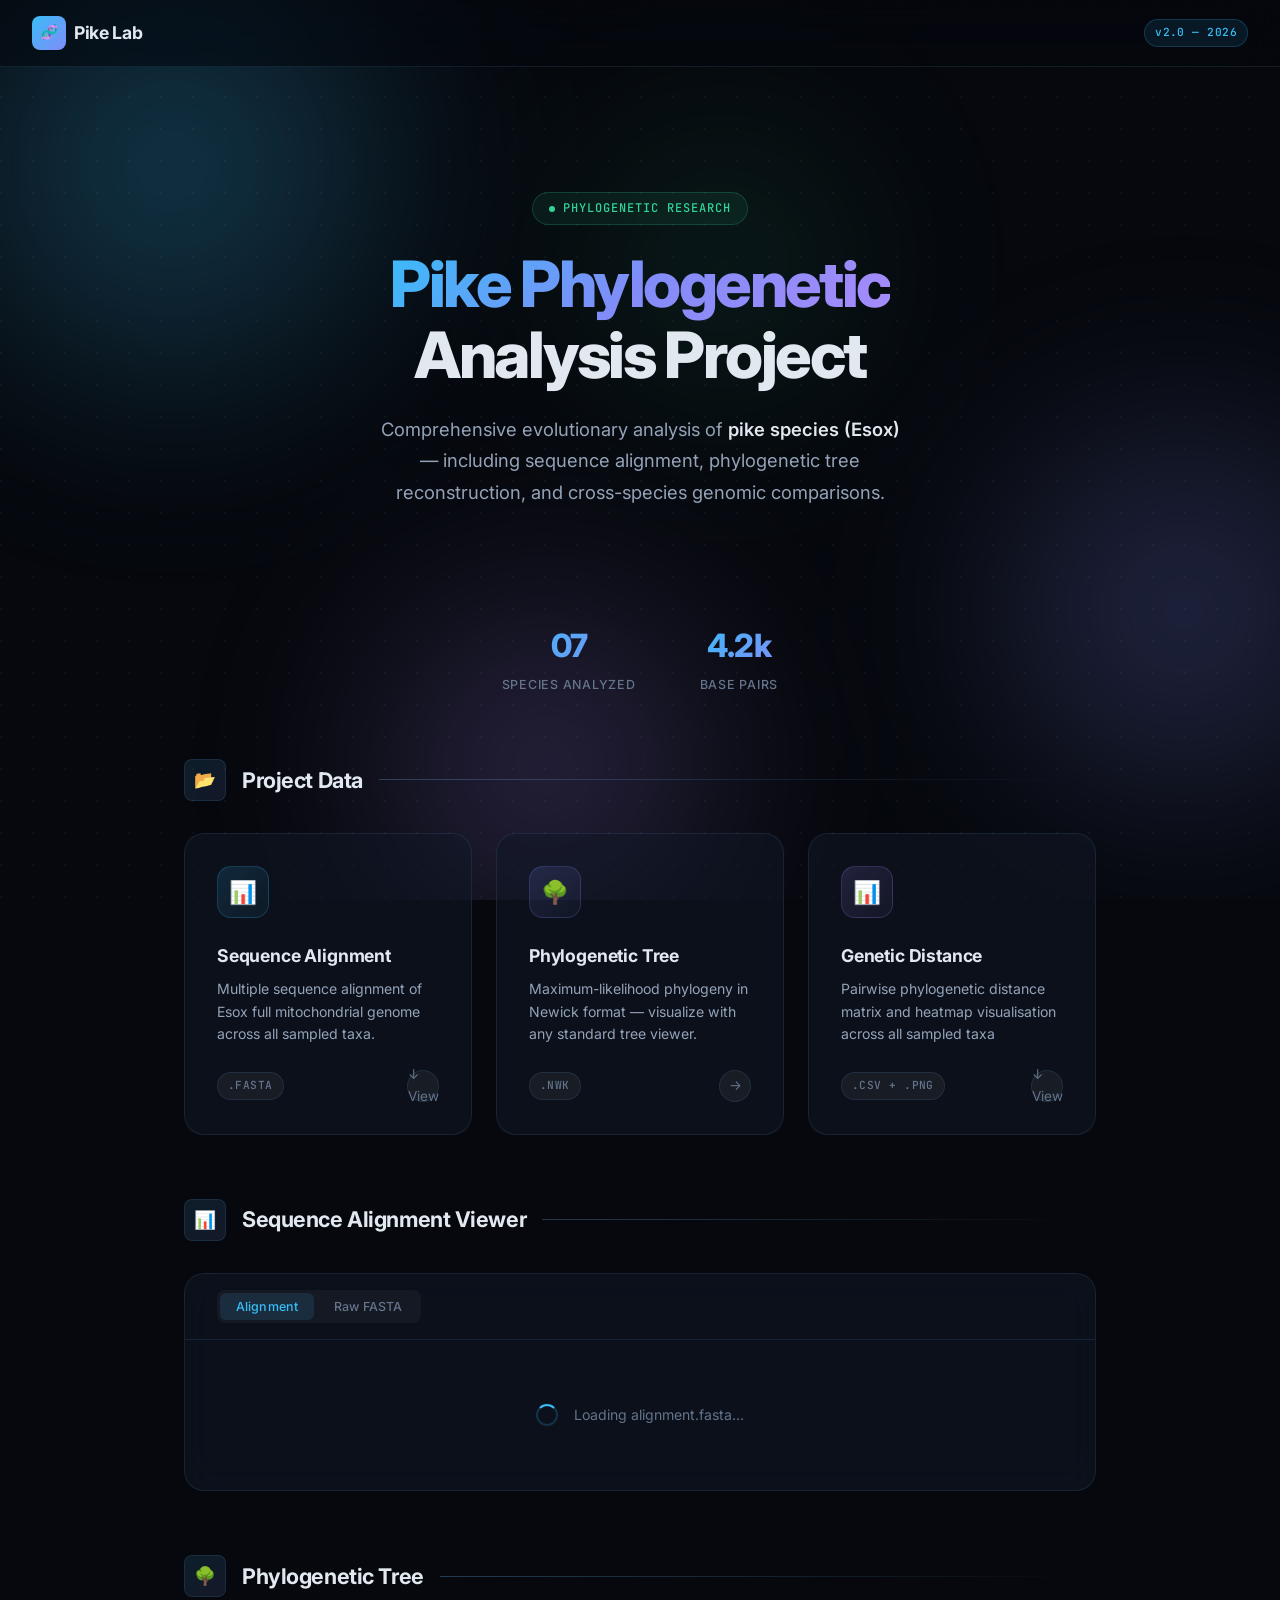
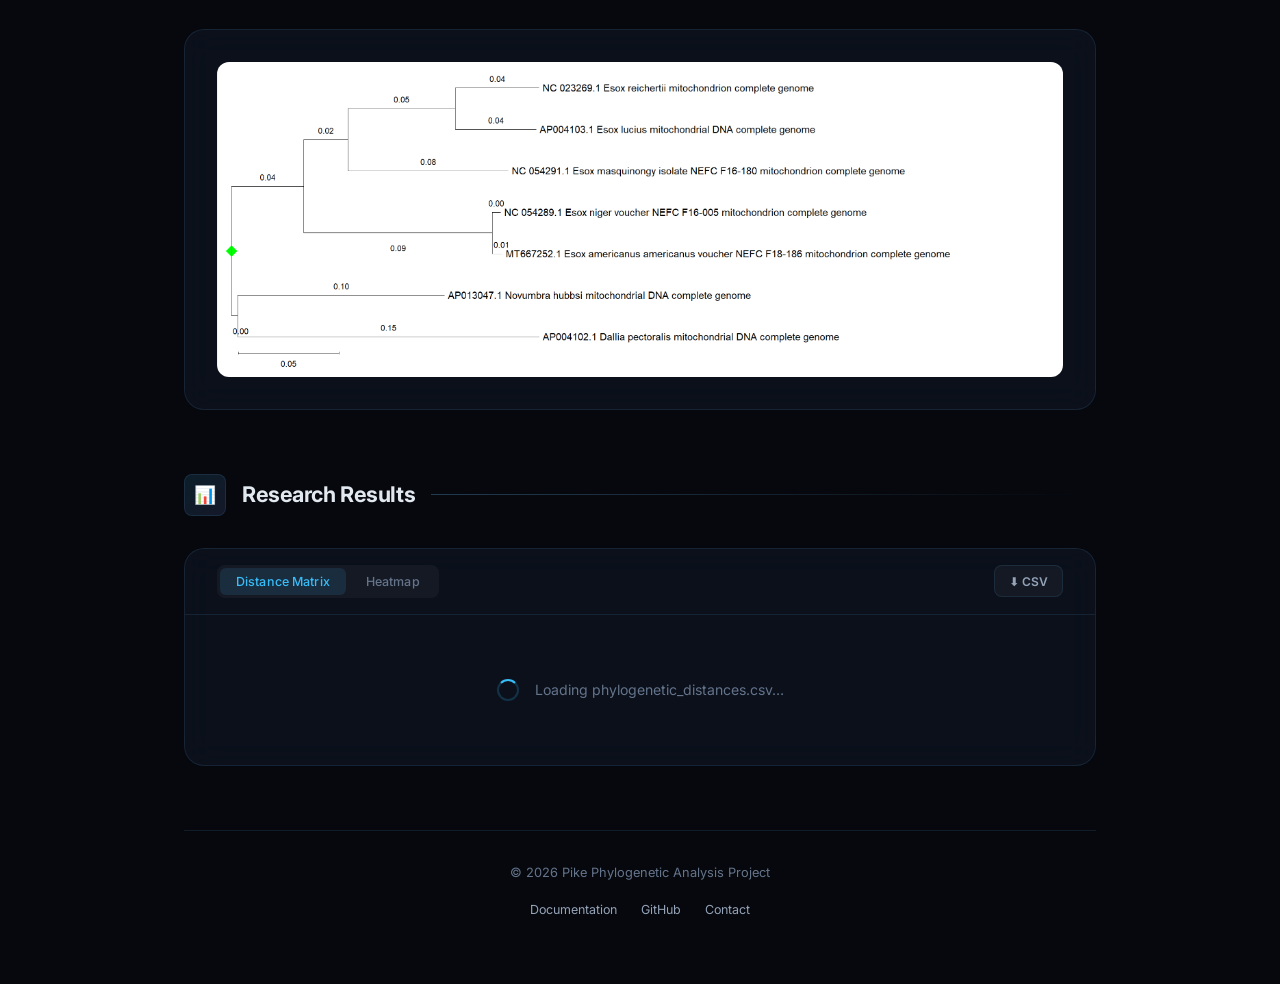
<file: index.html>
<!DOCTYPE html>
<html lang="en">
<head>
  <meta charset="UTF-8">
  <meta name="viewport" content="width=device-width, initial-scale=1.0">
  <title>Pike Phylogenetic Analysis</title>
  <meta name="description" content="Phylogenetic analysis of pike species (Esox) — sequence alignments, evolutionary trees, and research results.">
  <link href="https://fonts.googleapis.com/css2?family=Inter:wght@300;400;500;600;700;800;900&family=JetBrains+Mono:wght@400;500&display=swap" rel="stylesheet">
  <link rel="stylesheet" href="style.css">
  <style>
    /* ── Distance table ──────────────────────────────── */
    .dist-table { width:100%; border-collapse:collapse; font-size:0.8rem; font-family:'JetBrains Mono',monospace; }
    .dist-table th, .dist-table td { padding:0.45rem 0.7rem; text-align:center; border:1px solid rgba(255,255,255,0.07); white-space:nowrap; }
    .dist-table thead th { background:rgba(255,255,255,0.05); color:var(--accent-1); font-weight:600; font-size:0.75rem; }
    .dist-table tbody tr:hover td { background:rgba(255,255,255,0.04); }
    .dist-table td:first-child { color:var(--accent-1); font-weight:600; text-align:left; background:rgba(255,255,255,0.03); }
    .dist-table td.zero { color:rgba(255,255,255,0.25); }
    .dist-table td.low  { color:#6ee7b7; }
    .dist-table td.mid  { color:#fcd34d; }
    .dist-table td.high { color:#f87171; }
  </style>
</head>

<body>

  <!-- ─── ANIMATED BACKGROUND ───────────────────────── -->
  <div class="bg-effects">
    <div class="orb orb-1"></div>
    <div class="orb orb-2"></div>
    <div class="orb orb-3"></div>
    <div class="orb orb-4"></div>
    <div class="grid-overlay"></div>
  </div>

  <!-- ─── NAVBAR ────────────────────────────────────── -->
  <nav class="navbar">
    <a class="logo" href="#">
      <span class="logo-icon">🧬</span>
      Pike Lab
    </a>
    <span class="nav-badge">v2.0 — 2026</span>
  </nav>

  <!-- ─── PAGE CONTENT ──────────────────────────────── -->
  <main class="page-wrapper">

    <!-- HERO -->
    <section class="hero">
      <div class="pill">
        <span class="dot"></span>
        Phylogenetic Research
      </div>
      <h1>
        <span class="gradient-text">Pike Phylogenetic</span><br>
        Analysis Project
      </h1>
      <p class="subtitle">
        Comprehensive evolutionary analysis of <strong>pike species (Esox)</strong> — 
        including sequence alignment, phylogenetic tree reconstruction, 
        and cross-species genomic comparisons.
      </p>
    </section>

    <!-- STATS -->
    <div class="stats-row">
      <div class="stat">
        <div class="stat-value">07</div>
        <div class="stat-label">Species Analyzed</div>
      </div>
      <div class="stat">
        <div class="stat-value">4.2k</div>
        <div class="stat-label">Base Pairs</div>
      </div>
    </div>

    <!-- SECTION HEADING -->
    <div class="section-heading">
      <div class="icon-box">📂</div>
      <h2>Project Data</h2>
      <div class="line"></div>
    </div>

    <!-- DOWNLOAD CARDS -->
    <div class="card-grid">

      <a href="#fasta-viewer-section" class="card" id="card-alignment">
        <div class="shimmer"></div>
        <div class="card-icon">📊</div>
        <div class="card-title">Sequence Alignment</div>
        <div class="card-desc">
          Multiple sequence alignment of Esox full mitochondrial genome
          across all sampled taxa.
        </div>
        <div class="card-meta">
          <span class="file-badge">.fasta</span>
          <span class="download-arrow">↓ View</span>
        </div>
      </a>

      <a href="phylogenetic_tree.nwk" class="card" id="card-tree">
        <div class="shimmer"></div>
        <div class="card-icon">🌳</div>
        <div class="card-title">Phylogenetic Tree</div>
        <div class="card-desc">
          Maximum-likelihood phylogeny in Newick format — 
          visualize with any standard tree viewer.
        </div>
        <div class="card-meta">
          <span class="file-badge">.nwk</span>
          <span class="download-arrow">→</span>
        </div>
      </a>

      <a href="#results-section" class="card" id="card-results">
        <div class="shimmer"></div>
        <div class="card-icon">📊</div>
        <div class="card-title">Genetic Distance</div>
        <div class="card-desc">
          Pairwise phylogenetic distance matrix and
          heatmap visualisation across all sampled taxa
        </div>
        <div class="card-meta">
          <span class="file-badge">.csv + .png</span>
          <span class="download-arrow">↓ View</span>
        </div>
      </a>

    </div>

    <!-- ═══════════════════════════════════════════════════
         INTERACTIVE VIEWERS
         ═══════════════════════════════════════════════════ -->

    <!-- ─── FASTA SEQUENCE VIEWER ─────────────────────── -->
    <div class="section-heading" style="margin-top:var(--space-3xl)">
      <div class="icon-box">📊</div>
      <h2>Sequence Alignment Viewer</h2>
      <div class="line"></div>
    </div>

    <div class="viewer-section" id="fasta-viewer-section">
      <div class="viewer-toolbar">
        <div class="viewer-tabs">
          <button class="viewer-tab active" data-tab="alignment" id="tab-alignment">Alignment</button>
          <button class="viewer-tab" data-tab="raw" id="tab-raw">Raw FASTA</button>
        </div>
        <div class="viewer-info" id="fasta-info"></div>
      </div>
      <div class="viewer-body">
        <div class="viewer-loading" id="fasta-loading">
          <div class="spinner"></div>
          <span>Loading alignment.fasta…</span>
        </div>
        <div class="viewer-error" id="fasta-error" style="display:none">
          <span>⚠️ Could not load alignment.fasta</span>
        </div>
        <div class="fasta-alignment-view" id="fasta-alignment" style="display:none"></div>
        <pre class="fasta-raw-view" id="fasta-raw" style="display:none"></pre>
      </div>
    </div>

    <!-- ─── PHYLOGENETIC TREE VIEWER ──────────────────── -->
    <div class="section-heading">
      <div class="icon-box">🌳</div>
      <h2>Phylogenetic Tree</h2>
      <div class="line"></div>
    </div>

    <div class="viewer-section" id="tree-viewer-section">
      <div class="viewer-body" style="padding: 2rem; display:flex; justify-content:center; align-items:center;">
        <img
          src="tree_final_dist.png"
          alt="Phylogenetic tree of Esox species"
          id="tree-image"
          style="max-width:100%; height:auto; border-radius:12px; display:block;"
          onerror="this.style.display='none'; document.getElementById('tree-img-error').style.display='flex';"
        />
        <div id="tree-img-error" style="display:none; flex-direction:column; align-items:center; gap:1rem; color:var(--text-muted);">
          <span style="font-size:2rem;">⚠️</span>
          <p>Could not load <strong>tree_final_dist.png</strong>. Make sure the file is in the same folder.</p>
        </div>
      </div>
    </div>

    <!-- ─── RESULTS VIEWER ────────────────────────────── -->
    <div class="section-heading" id="results-section">
      <div class="icon-box">📊</div>
      <h2>Research Results</h2>
      <div class="line"></div>
    </div>

    <!-- Pairwise Distance Table -->
    <div class="viewer-section" id="csv-viewer-section">
      <div class="viewer-toolbar">
        <div class="viewer-tabs">
          <button class="viewer-tab active" id="tab-results-table">Distance Matrix</button>
          <button class="viewer-tab" id="tab-results-heatmap">Heatmap</button>
        </div>
        <a href="phylogenetic_distances.csv" class="ctrl-btn pdf-download-link" download title="Download CSV">⬇ CSV</a>
      </div>
      <div class="viewer-body">
        <!-- TABLE PANEL -->
        <div id="results-table-panel">
          <div class="viewer-loading" id="csv-loading">
            <div class="spinner"></div>
            <span>Loading phylogenetic_distances.csv…</span>
          </div>
          <div class="viewer-error" id="csv-error" style="display:none">
            <span>⚠️ Could not load phylogenetic_distances.csv</span>
          </div>
          <div id="csv-table-wrap" style="display:none; overflow-x:auto; padding:1rem 1.5rem 1.5rem;"></div>
        </div>
        <!-- HEATMAP PANEL -->
        <div id="results-heatmap-panel" style="display:none; padding:1.5rem; display:none; justify-content:center; align-items:center;">
          <img
            src="pairwise_distances_heatmap_abbreviated.png"
            alt="Pairwise distances heatmap"
            id="heatmap-img"
            style="max-width:100%; height:auto; border-radius:10px;"
            onerror="this.style.display='none'; document.getElementById('heatmap-error').style.display='flex';"
          />
          <div id="heatmap-error" style="display:none; flex-direction:column; align-items:center; gap:1rem; color:var(--text-muted);">
            <span style="font-size:2rem;">⚠️</span>
            <p>Could not load <strong>pairwise_distances_heatmap_abbreviated.png</strong>.</p>
          </div>
        </div>
      </div>
    </div>

    <!-- DNA VISUALIZATION -->
  

    <!-- FOOTER -->
    <footer class="footer">
      <p>&copy; 2026 Pike Phylogenetic Analysis Project</p>
      <div class="footer-links">
        <a href="https://iamdanish7.github.io/">Documentation</a>
        <a href="https://github.com/iamdanish7/pike1">GitHub</a>
        <a href="mailto:danishahmed812s@gmail.com">Contact</a>
      </div>
    </footer>

  </main>

  <script>
  (() => {
    /* ═══════════════════════════════════════════════════
       DNA STRAND GENERATOR (existing)
       ═══════════════════════════════════════════════════ */
    const strand = document.getElementById('dna-strand');
    const bases = ['n-a','n-t','n-g','n-c'];
    for (let i = 0; i < 60; i++) {
      const el = document.createElement('div');
      el.className = 'nucleotide ' + bases[Math.floor(Math.random() * 4)];
      el.style.animationDelay = (i * 0.05) + 's';
      strand.appendChild(el);
    }

    /* ═══════════════════════════════════════════════════
       FASTA VIEWER
       ═══════════════════════════════════════════════════ */
    const NUCLEOTIDE_COLORS = {
      'A': 'n-color-a', 'a': 'n-color-a',
      'T': 'n-color-t', 't': 'n-color-t',
      'G': 'n-color-g', 'g': 'n-color-g',
      'C': 'n-color-c', 'c': 'n-color-c',
      '-': 'n-color-gap'
    };

    function parseFasta(text) {
      const sequences = [];
      let current = null;
      for (const line of text.split('\n')) {
        const trimmed = line.trim();
        if (!trimmed) continue;
        if (trimmed.startsWith('>')) {
          current = { name: trimmed.slice(1).trim(), seq: '' };
          sequences.push(current);
        } else if (current) {
          current.seq += trimmed;
        }
      }
      return sequences;
    }

    function renderAlignment(sequences) {
      const container = document.getElementById('fasta-alignment');
      container.innerHTML = '';
      if (!sequences.length) return;

      const maxLen = Math.max(...sequences.map(s => s.seq.length));
      const maxNameLen = Math.max(...sequences.map(s => s.name.length));

      // Position ruler
      const rulerRow = document.createElement('div');
      rulerRow.className = 'aln-row aln-ruler';
      const rulerLabel = document.createElement('div');
      rulerLabel.className = 'aln-name';
      rulerLabel.textContent = '';
      rulerRow.appendChild(rulerLabel);
      const rulerSeq = document.createElement('div');
      rulerSeq.className = 'aln-seq';
      for (let i = 0; i < maxLen; i++) {
        const span = document.createElement('span');
        span.className = 'aln-base aln-ruler-mark';
        span.textContent = (i + 1) % 10 === 0 ? String(i + 1) : ((i + 1) % 5 === 0 ? '·' : ' ');
        rulerSeq.appendChild(span);
      }
      rulerRow.appendChild(rulerSeq);
      container.appendChild(rulerRow);

      // Sequence rows
      for (const entry of sequences) {
        const row = document.createElement('div');
        row.className = 'aln-row';
        
        const nameEl = document.createElement('div');
        nameEl.className = 'aln-name';
        nameEl.textContent = entry.name.replace(/_/g, ' ');
        nameEl.title = entry.name;
        row.appendChild(nameEl);

        const seqEl = document.createElement('div');
        seqEl.className = 'aln-seq';
        for (let i = 0; i < entry.seq.length; i++) {
          const base = entry.seq[i];
          const span = document.createElement('span');
          span.className = 'aln-base ' + (NUCLEOTIDE_COLORS[base] || '');
          span.textContent = base;
          span.title = `${entry.name} pos ${i+1}: ${base}`;
          seqEl.appendChild(span);
        }
        row.appendChild(seqEl);
        container.appendChild(row);
      }
    }

    async function loadFasta() {
      try {
        const resp = await fetch('alignment.fasta');
        if (!resp.ok) throw new Error('HTTP ' + resp.status);
        const text = await resp.text();
        const sequences = parseFasta(text);

        document.getElementById('fasta-loading').style.display = 'none';
        document.getElementById('fasta-alignment').style.display = 'block';
        document.getElementById('fasta-info').textContent = `${sequences.length} sequences · ${sequences[0]?.seq.length || 0} bp`;
        document.getElementById('fasta-raw').textContent = text;

        renderAlignment(sequences);
      } catch (e) {
        document.getElementById('fasta-loading').style.display = 'none';
        document.getElementById('fasta-error').style.display = 'flex';
        console.error('FASTA load error:', e);
      }
    }

    // FASTA tab switching
    document.querySelectorAll('#fasta-viewer-section .viewer-tab').forEach(tab => {
      tab.addEventListener('click', () => {
        document.querySelectorAll('#fasta-viewer-section .viewer-tab').forEach(t => t.classList.remove('active'));
        tab.classList.add('active');
        const which = tab.dataset.tab;
        document.getElementById('fasta-alignment').style.display = which === 'alignment' ? 'block' : 'none';
        document.getElementById('fasta-raw').style.display = which === 'raw' ? 'block' : 'none';
      });
    });

    loadFasta();



    /* ═══════════════════════════════════════════════════
       CSV RESULTS VIEWER
       ═══════════════════════════════════════════════════ */
    function parseCSV(text) {
      return text.trim().split('\n').map(row =>
        row.split(',').map(cell => cell.trim().replace(/^"|"$/g, ''))
      );
    }

    function colorClass(val) {
      const n = parseFloat(val);
      if (isNaN(n) || n === 0) return 'zero';
      if (n < 0.10) return 'low';
      if (n < 0.17) return 'mid';
      return 'high';
    }

    function renderCSV(rows) {
      const header = rows[0];
      const body   = rows.slice(1);
      const wrap   = document.getElementById('csv-table-wrap');
      const table  = document.createElement('table');
      table.className = 'dist-table';

      // thead
      const thead = table.createTHead();
      const hRow  = thead.insertRow();
      ['', ...header.slice(1)].forEach(h => {
        const th = document.createElement('th'); th.textContent = h; hRow.appendChild(th);
      });

      // tbody
      const tbody = table.createTBody();
      body.forEach(row => {
        if (!row.some(c => c)) return;
        const tr = tbody.insertRow();
        row.forEach((cell, ci) => {
          const td = tr.insertCell();
          td.textContent = ci === 0 ? cell : (parseFloat(cell) || cell === '0' ? parseFloat(cell).toFixed(4) : cell);
          if (ci > 0) td.className = colorClass(cell);
        });
      });

      wrap.innerHTML = '';
      wrap.appendChild(table);
      wrap.style.display = 'block';
    }

    async function loadCSV() {
      try {
        const resp = await fetch('phylogenetic_distances.csv');
        if (!resp.ok) throw new Error('HTTP ' + resp.status);
        const text = await resp.text();
        document.getElementById('csv-loading').style.display = 'none';
        renderCSV(parseCSV(text));
      } catch (e) {
        document.getElementById('csv-loading').style.display = 'none';
        document.getElementById('csv-error').style.display = 'flex';
        console.error('CSV load error:', e);
      }
    }

    // Results tab switching
    document.getElementById('tab-results-table').addEventListener('click', () => {
      document.getElementById('tab-results-table').classList.add('active');
      document.getElementById('tab-results-heatmap').classList.remove('active');
      document.getElementById('results-table-panel').style.display = 'block';
      document.getElementById('results-heatmap-panel').style.display = 'none';
    });
    document.getElementById('tab-results-heatmap').addEventListener('click', () => {
      document.getElementById('tab-results-heatmap').classList.add('active');
      document.getElementById('tab-results-table').classList.remove('active');
      document.getElementById('results-table-panel').style.display = 'none';
      document.getElementById('results-heatmap-panel').style.display = 'flex';
    });

    loadCSV();

  })();
  </script>

</body>

</html>
</file>
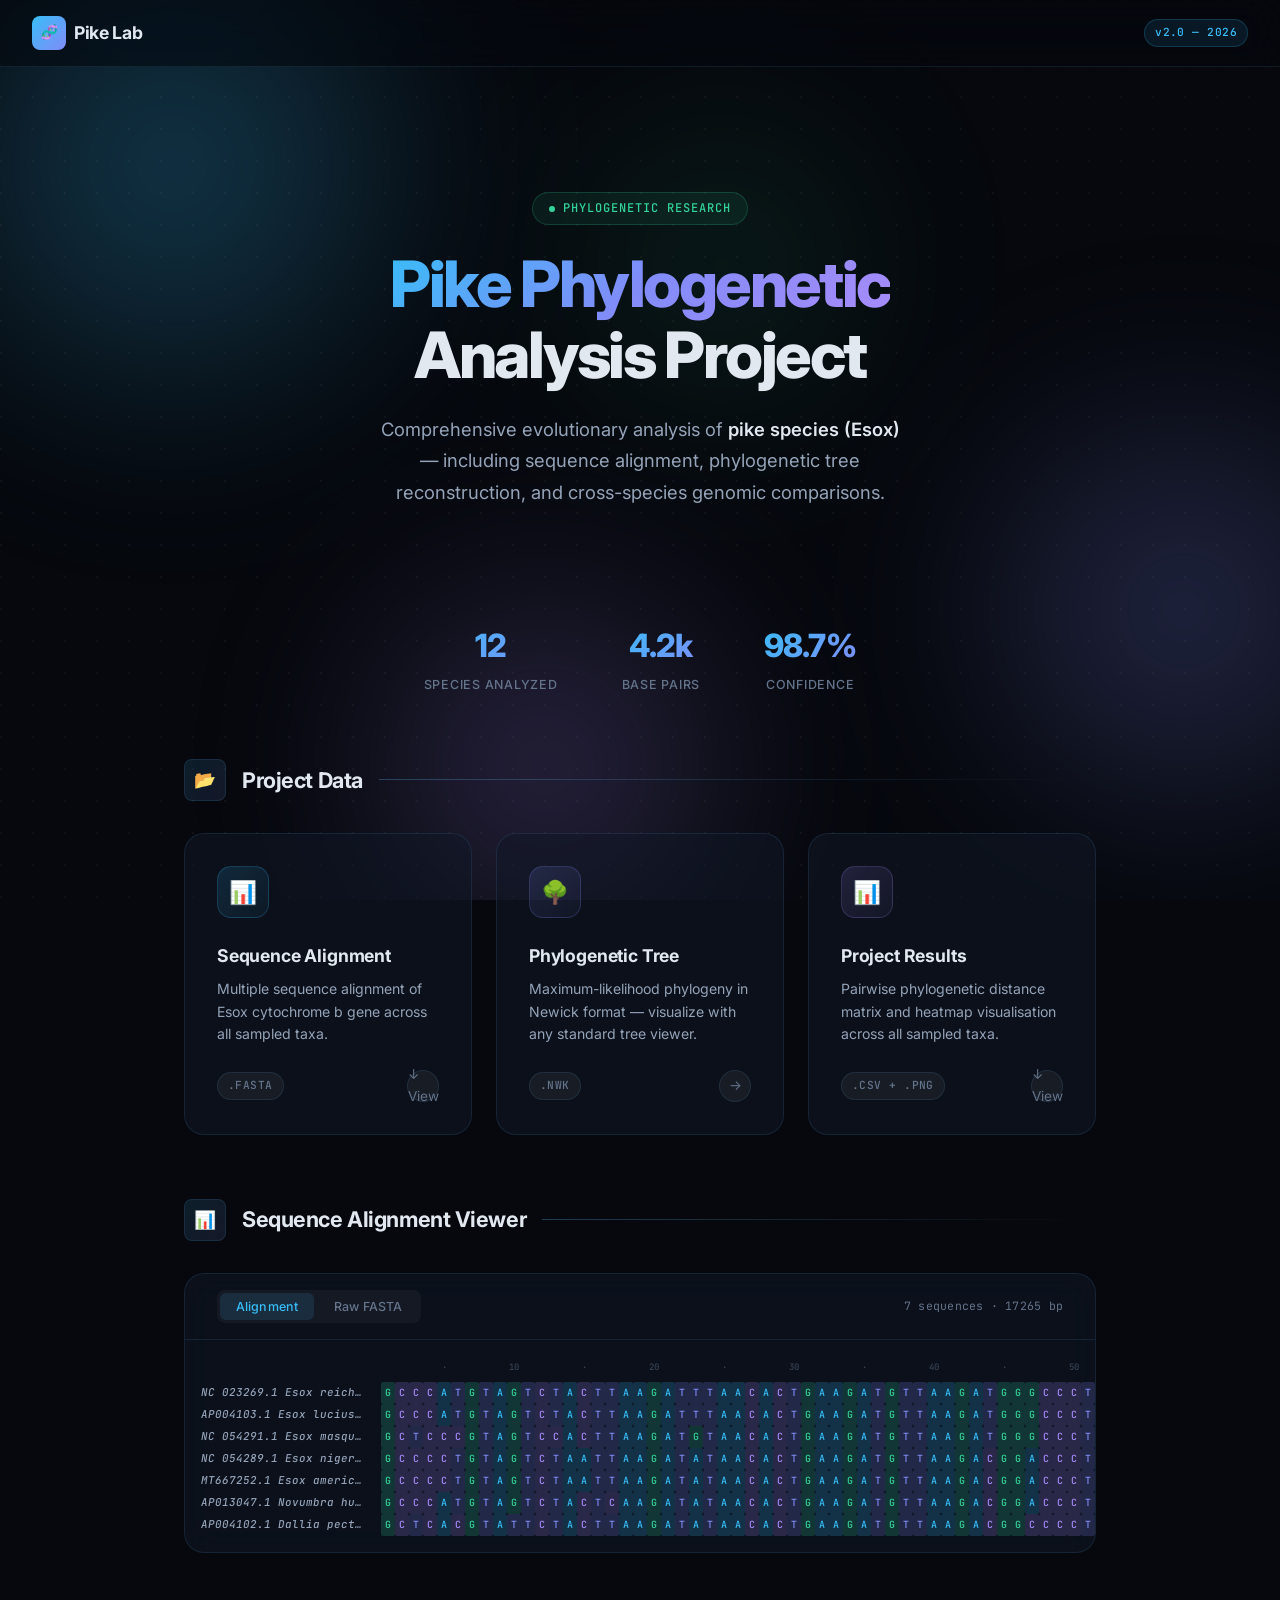
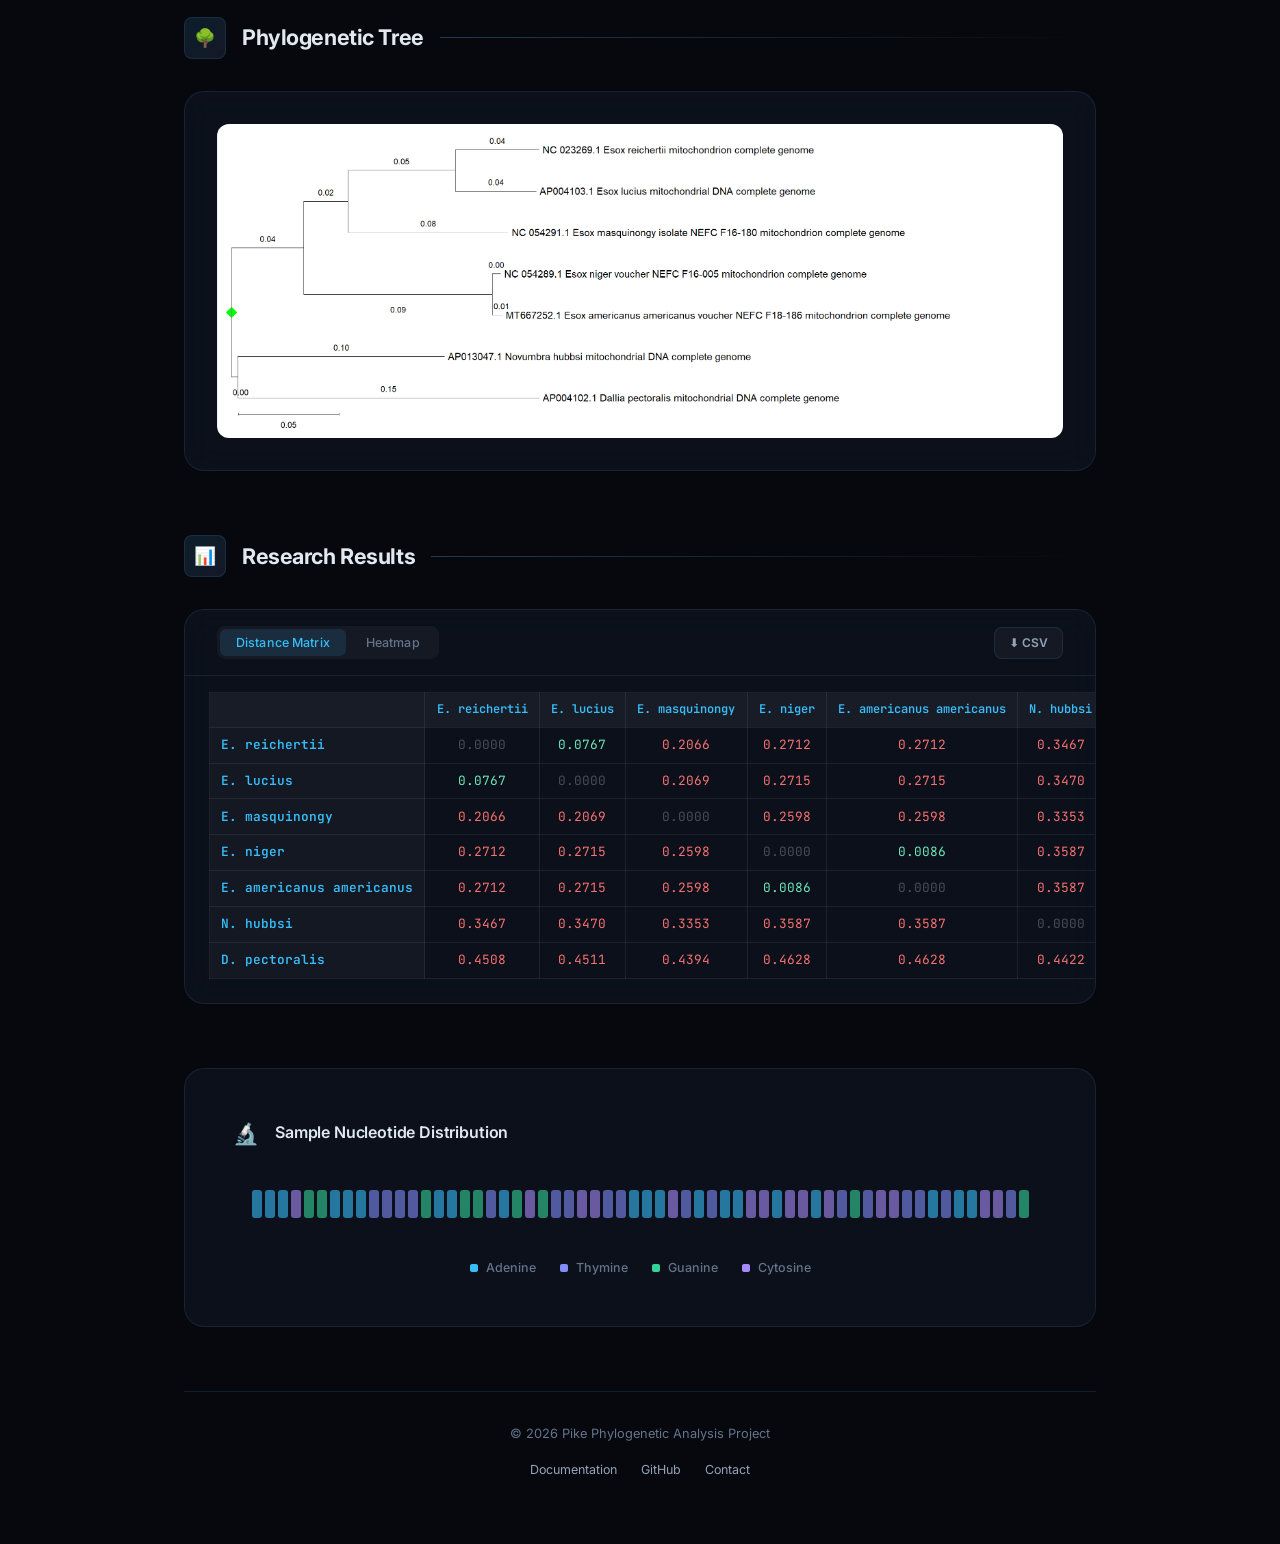
<file: pike.html>
<!DOCTYPE html>
<html lang="en">
<head>
  <meta charset="UTF-8">
  <meta name="viewport" content="width=device-width, initial-scale=1.0">
  <title>Pike Phylogenetic Analysis</title>
  <meta name="description" content="Phylogenetic analysis of pike species (Esox) — sequence alignments, evolutionary trees, and research results.">
  <link href="https://fonts.googleapis.com/css2?family=Inter:wght@300;400;500;600;700;800;900&family=JetBrains+Mono:wght@400;500&display=swap" rel="stylesheet">
  <link rel="stylesheet" href="style.css">
  <style>
    /* ── Distance table ──────────────────────────────── */
    .dist-table { width:100%; border-collapse:collapse; font-size:0.8rem; font-family:'JetBrains Mono',monospace; }
    .dist-table th, .dist-table td { padding:0.45rem 0.7rem; text-align:center; border:1px solid rgba(255,255,255,0.07); white-space:nowrap; }
    .dist-table thead th { background:rgba(255,255,255,0.05); color:var(--accent-1); font-weight:600; font-size:0.75rem; }
    .dist-table tbody tr:hover td { background:rgba(255,255,255,0.04); }
    .dist-table td:first-child { color:var(--accent-1); font-weight:600; text-align:left; background:rgba(255,255,255,0.03); }
    .dist-table td.zero { color:rgba(255,255,255,0.25); }
    .dist-table td.low  { color:#6ee7b7; }
    .dist-table td.mid  { color:#fcd34d; }
    .dist-table td.high { color:#f87171; }
  </style>
</head>

<body>

  <!-- ─── ANIMATED BACKGROUND ───────────────────────── -->
  <div class="bg-effects">
    <div class="orb orb-1"></div>
    <div class="orb orb-2"></div>
    <div class="orb orb-3"></div>
    <div class="orb orb-4"></div>
    <div class="grid-overlay"></div>
  </div>

  <!-- ─── NAVBAR ────────────────────────────────────── -->
  <nav class="navbar">
    <a class="logo" href="#">
      <span class="logo-icon">🧬</span>
      Pike Lab
    </a>
    <span class="nav-badge">v2.0 — 2026</span>
  </nav>

  <!-- ─── PAGE CONTENT ──────────────────────────────── -->
  <main class="page-wrapper">

    <!-- HERO -->
    <section class="hero">
      <div class="pill">
        <span class="dot"></span>
        Phylogenetic Research
      </div>
      <h1>
        <span class="gradient-text">Pike Phylogenetic</span><br>
        Analysis Project
      </h1>
      <p class="subtitle">
        Comprehensive evolutionary analysis of <strong>pike species (Esox)</strong> — 
        including sequence alignment, phylogenetic tree reconstruction, 
        and cross-species genomic comparisons.
      </p>
    </section>

    <!-- STATS -->
    <div class="stats-row">
      <div class="stat">
        <div class="stat-value">12</div>
        <div class="stat-label">Species Analyzed</div>
      </div>
      <div class="stat">
        <div class="stat-value">4.2k</div>
        <div class="stat-label">Base Pairs</div>
      </div>
      <div class="stat">
        <div class="stat-value">98.7%</div>
        <div class="stat-label">Confidence</div>
      </div>
    </div>

    <!-- SECTION HEADING -->
    <div class="section-heading">
      <div class="icon-box">📂</div>
      <h2>Project Data</h2>
      <div class="line"></div>
    </div>

    <!-- DOWNLOAD CARDS -->
    <div class="card-grid">

      <a href="#fasta-viewer-section" class="card" id="card-alignment">
        <div class="shimmer"></div>
        <div class="card-icon">📊</div>
        <div class="card-title">Sequence Alignment</div>
        <div class="card-desc">
          Multiple sequence alignment of Esox cytochrome b gene 
          across all sampled taxa.
        </div>
        <div class="card-meta">
          <span class="file-badge">.fasta</span>
          <span class="download-arrow">↓ View</span>
        </div>
      </a>

      <a href="phylogenetic_tree.nwk" class="card" id="card-tree">
        <div class="shimmer"></div>
        <div class="card-icon">🌳</div>
        <div class="card-title">Phylogenetic Tree</div>
        <div class="card-desc">
          Maximum-likelihood phylogeny in Newick format — 
          visualize with any standard tree viewer.
        </div>
        <div class="card-meta">
          <span class="file-badge">.nwk</span>
          <span class="download-arrow">→</span>
        </div>
      </a>

      <a href="#results-section" class="card" id="card-results">
        <div class="shimmer"></div>
        <div class="card-icon">📊</div>
        <div class="card-title">Project Results</div>
        <div class="card-desc">
          Pairwise phylogenetic distance matrix and
          heatmap visualisation across all sampled taxa.
        </div>
        <div class="card-meta">
          <span class="file-badge">.csv + .png</span>
          <span class="download-arrow">↓ View</span>
        </div>
      </a>

    </div>

    <!-- ═══════════════════════════════════════════════════
         INTERACTIVE VIEWERS
         ═══════════════════════════════════════════════════ -->

    <!-- ─── FASTA SEQUENCE VIEWER ─────────────────────── -->
    <div class="section-heading" style="margin-top:var(--space-3xl)">
      <div class="icon-box">📊</div>
      <h2>Sequence Alignment Viewer</h2>
      <div class="line"></div>
    </div>

    <div class="viewer-section" id="fasta-viewer-section">
      <div class="viewer-toolbar">
        <div class="viewer-tabs">
          <button class="viewer-tab active" data-tab="alignment" id="tab-alignment">Alignment</button>
          <button class="viewer-tab" data-tab="raw" id="tab-raw">Raw FASTA</button>
        </div>
        <div class="viewer-info" id="fasta-info"></div>
      </div>
      <div class="viewer-body">
        <div class="viewer-loading" id="fasta-loading">
          <div class="spinner"></div>
          <span>Loading alignment.fasta…</span>
        </div>
        <div class="viewer-error" id="fasta-error" style="display:none">
          <span>⚠️ Could not load alignment.fasta</span>
        </div>
        <div class="fasta-alignment-view" id="fasta-alignment" style="display:none"></div>
        <pre class="fasta-raw-view" id="fasta-raw" style="display:none"></pre>
      </div>
    </div>

    <!-- ─── PHYLOGENETIC TREE VIEWER ──────────────────── -->
    <div class="section-heading">
      <div class="icon-box">🌳</div>
      <h2>Phylogenetic Tree</h2>
      <div class="line"></div>
    </div>

    <div class="viewer-section" id="tree-viewer-section">
      <div class="viewer-body" style="padding: 2rem; display:flex; justify-content:center; align-items:center;">
        <img
          src="tree_final_dist.png"
          alt="Phylogenetic tree of Esox species"
          id="tree-image"
          style="max-width:100%; height:auto; border-radius:12px; display:block;"
          onerror="this.style.display='none'; document.getElementById('tree-img-error').style.display='flex';"
        />
        <div id="tree-img-error" style="display:none; flex-direction:column; align-items:center; gap:1rem; color:var(--text-muted);">
          <span style="font-size:2rem;">⚠️</span>
          <p>Could not load <strong>tree_final_dist.png</strong>. Make sure the file is in the same folder.</p>
        </div>
      </div>
    </div>

    <!-- ─── RESULTS VIEWER ────────────────────────────── -->
    <div class="section-heading" id="results-section">
      <div class="icon-box">📊</div>
      <h2>Research Results</h2>
      <div class="line"></div>
    </div>

    <!-- Pairwise Distance Table -->
    <div class="viewer-section" id="csv-viewer-section">
      <div class="viewer-toolbar">
        <div class="viewer-tabs">
          <button class="viewer-tab active" id="tab-results-table">Distance Matrix</button>
          <button class="viewer-tab" id="tab-results-heatmap">Heatmap</button>
        </div>
        <a href="phylogenetic_distances.csv" class="ctrl-btn pdf-download-link" download title="Download CSV">⬇ CSV</a>
      </div>
      <div class="viewer-body">
        <!-- TABLE PANEL -->
        <div id="results-table-panel">
          <div class="viewer-loading" id="csv-loading">
            <div class="spinner"></div>
            <span>Loading phylogenetic_distances.csv…</span>
          </div>
          <div class="viewer-error" id="csv-error" style="display:none">
            <span>⚠️ Could not load phylogenetic_distances.csv</span>
          </div>
          <div id="csv-table-wrap" style="display:none; overflow-x:auto; padding:1rem 1.5rem 1.5rem;"></div>
        </div>
        <!-- HEATMAP PANEL -->
        <div id="results-heatmap-panel" style="display:none; padding:1.5rem; display:none; justify-content:center; align-items:center;">
          <img
            src="pairwise_distances_heatmap_abbreviated.png"
            alt="Pairwise distances heatmap"
            id="heatmap-img"
            style="max-width:100%; height:auto; border-radius:10px;"
            onerror="this.style.display='none'; document.getElementById('heatmap-error').style.display='flex';"
          />
          <div id="heatmap-error" style="display:none; flex-direction:column; align-items:center; gap:1rem; color:var(--text-muted);">
            <span style="font-size:2rem;">⚠️</span>
            <p>Could not load <strong>pairwise_distances_heatmap_abbreviated.png</strong>.</p>
          </div>
        </div>
      </div>
    </div>

    <!-- DNA VISUALIZATION -->
    <div class="dna-section">
      <div class="dna-header">
        <span class="dna-icon">🔬</span>
        <h3>Sample Nucleotide Distribution</h3>
      </div>
      <div class="dna-strand" id="dna-strand"></div>
      <div class="dna-legend">
        <div class="legend-item"><span class="legend-dot" style="background:var(--accent-1)"></span> Adenine</div>
        <div class="legend-item"><span class="legend-dot" style="background:var(--accent-2)"></span> Thymine</div>
        <div class="legend-item"><span class="legend-dot" style="background:var(--accent-4)"></span> Guanine</div>
        <div class="legend-item"><span class="legend-dot" style="background:var(--accent-3)"></span> Cytosine</div>
      </div>
    </div>

    <!-- FOOTER -->
    <footer class="footer">
      <p>&copy; 2026 Pike Phylogenetic Analysis Project</p>
      <div class="footer-links">
        <a href="#">Documentation</a>
        <a href="#">GitHub</a>
        <a href="#">Contact</a>
      </div>
    </footer>

  </main>

  <script>
  (() => {
    /* ═══════════════════════════════════════════════════
       DNA STRAND GENERATOR (existing)
       ═══════════════════════════════════════════════════ */
    const strand = document.getElementById('dna-strand');
    const bases = ['n-a','n-t','n-g','n-c'];
    for (let i = 0; i < 60; i++) {
      const el = document.createElement('div');
      el.className = 'nucleotide ' + bases[Math.floor(Math.random() * 4)];
      el.style.animationDelay = (i * 0.05) + 's';
      strand.appendChild(el);
    }

    /* ═══════════════════════════════════════════════════
       FASTA VIEWER
       ═══════════════════════════════════════════════════ */
    const NUCLEOTIDE_COLORS = {
      'A': 'n-color-a', 'a': 'n-color-a',
      'T': 'n-color-t', 't': 'n-color-t',
      'G': 'n-color-g', 'g': 'n-color-g',
      'C': 'n-color-c', 'c': 'n-color-c',
      '-': 'n-color-gap'
    };

    function parseFasta(text) {
      const sequences = [];
      let current = null;
      for (const line of text.split('\n')) {
        const trimmed = line.trim();
        if (!trimmed) continue;
        if (trimmed.startsWith('>')) {
          current = { name: trimmed.slice(1).trim(), seq: '' };
          sequences.push(current);
        } else if (current) {
          current.seq += trimmed;
        }
      }
      return sequences;
    }

    function renderAlignment(sequences) {
      const container = document.getElementById('fasta-alignment');
      container.innerHTML = '';
      if (!sequences.length) return;

      const maxLen = Math.max(...sequences.map(s => s.seq.length));
      const maxNameLen = Math.max(...sequences.map(s => s.name.length));

      // Position ruler
      const rulerRow = document.createElement('div');
      rulerRow.className = 'aln-row aln-ruler';
      const rulerLabel = document.createElement('div');
      rulerLabel.className = 'aln-name';
      rulerLabel.textContent = '';
      rulerRow.appendChild(rulerLabel);
      const rulerSeq = document.createElement('div');
      rulerSeq.className = 'aln-seq';
      for (let i = 0; i < maxLen; i++) {
        const span = document.createElement('span');
        span.className = 'aln-base aln-ruler-mark';
        span.textContent = (i + 1) % 10 === 0 ? String(i + 1) : ((i + 1) % 5 === 0 ? '·' : ' ');
        rulerSeq.appendChild(span);
      }
      rulerRow.appendChild(rulerSeq);
      container.appendChild(rulerRow);

      // Sequence rows
      for (const entry of sequences) {
        const row = document.createElement('div');
        row.className = 'aln-row';
        
        const nameEl = document.createElement('div');
        nameEl.className = 'aln-name';
        nameEl.textContent = entry.name.replace(/_/g, ' ');
        nameEl.title = entry.name;
        row.appendChild(nameEl);

        const seqEl = document.createElement('div');
        seqEl.className = 'aln-seq';
        for (let i = 0; i < entry.seq.length; i++) {
          const base = entry.seq[i];
          const span = document.createElement('span');
          span.className = 'aln-base ' + (NUCLEOTIDE_COLORS[base] || '');
          span.textContent = base;
          span.title = `${entry.name} pos ${i+1}: ${base}`;
          seqEl.appendChild(span);
        }
        row.appendChild(seqEl);
        container.appendChild(row);
      }
    }

    async function loadFasta() {
      try {
        const resp = await fetch('alignment.fasta');
        if (!resp.ok) throw new Error('HTTP ' + resp.status);
        const text = await resp.text();
        const sequences = parseFasta(text);

        document.getElementById('fasta-loading').style.display = 'none';
        document.getElementById('fasta-alignment').style.display = 'block';
        document.getElementById('fasta-info').textContent = `${sequences.length} sequences · ${sequences[0]?.seq.length || 0} bp`;
        document.getElementById('fasta-raw').textContent = text;

        renderAlignment(sequences);
      } catch (e) {
        document.getElementById('fasta-loading').style.display = 'none';
        document.getElementById('fasta-error').style.display = 'flex';
        console.error('FASTA load error:', e);
      }
    }

    // FASTA tab switching
    document.querySelectorAll('#fasta-viewer-section .viewer-tab').forEach(tab => {
      tab.addEventListener('click', () => {
        document.querySelectorAll('#fasta-viewer-section .viewer-tab').forEach(t => t.classList.remove('active'));
        tab.classList.add('active');
        const which = tab.dataset.tab;
        document.getElementById('fasta-alignment').style.display = which === 'alignment' ? 'block' : 'none';
        document.getElementById('fasta-raw').style.display = which === 'raw' ? 'block' : 'none';
      });
    });

    loadFasta();



    /* ═══════════════════════════════════════════════════
       CSV RESULTS VIEWER
       ═══════════════════════════════════════════════════ */
    function parseCSV(text) {
      return text.trim().split('\n').map(row =>
        row.split(',').map(cell => cell.trim().replace(/^"|"$/g, ''))
      );
    }

    function colorClass(val) {
      const n = parseFloat(val);
      if (isNaN(n) || n === 0) return 'zero';
      if (n < 0.10) return 'low';
      if (n < 0.17) return 'mid';
      return 'high';
    }

    function renderCSV(rows) {
      const header = rows[0];
      const body   = rows.slice(1);
      const wrap   = document.getElementById('csv-table-wrap');
      const table  = document.createElement('table');
      table.className = 'dist-table';

      // thead
      const thead = table.createTHead();
      const hRow  = thead.insertRow();
      ['', ...header.slice(1)].forEach(h => {
        const th = document.createElement('th'); th.textContent = h; hRow.appendChild(th);
      });

      // tbody
      const tbody = table.createTBody();
      body.forEach(row => {
        if (!row.some(c => c)) return;
        const tr = tbody.insertRow();
        row.forEach((cell, ci) => {
          const td = tr.insertCell();
          td.textContent = ci === 0 ? cell : (parseFloat(cell) || cell === '0' ? parseFloat(cell).toFixed(4) : cell);
          if (ci > 0) td.className = colorClass(cell);
        });
      });

      wrap.innerHTML = '';
      wrap.appendChild(table);
      wrap.style.display = 'block';
    }

    async function loadCSV() {
      try {
        const resp = await fetch('phylogenetic_distances.csv');
        if (!resp.ok) throw new Error('HTTP ' + resp.status);
        const text = await resp.text();
        document.getElementById('csv-loading').style.display = 'none';
        renderCSV(parseCSV(text));
      } catch (e) {
        document.getElementById('csv-loading').style.display = 'none';
        document.getElementById('csv-error').style.display = 'flex';
        console.error('CSV load error:', e);
      }
    }

    // Results tab switching
    document.getElementById('tab-results-table').addEventListener('click', () => {
      document.getElementById('tab-results-table').classList.add('active');
      document.getElementById('tab-results-heatmap').classList.remove('active');
      document.getElementById('results-table-panel').style.display = 'block';
      document.getElementById('results-heatmap-panel').style.display = 'none';
    });
    document.getElementById('tab-results-heatmap').addEventListener('click', () => {
      document.getElementById('tab-results-heatmap').classList.add('active');
      document.getElementById('tab-results-table').classList.remove('active');
      document.getElementById('results-table-panel').style.display = 'none';
      document.getElementById('results-heatmap-panel').style.display = 'flex';
    });

    loadCSV();

  })();
  </script>

</body>
</html>
</file>
<file: style.css>
/* ═══════════════════════════════════════════════════════
   DESIGN SYSTEM — TOKENS & RESET
   ═══════════════════════════════════════════════════════ */
*,
*::before,
*::after {
  box-sizing: border-box;
  margin: 0;
  padding: 0
}

:root {
  /* palette */
  --bg-deep: #06080d;
  --bg-surface: #0d1117;
  --bg-card: rgba(17, 24, 39, .55);
  --border: rgba(99, 179, 237, .12);
  --border-hover: rgba(99, 179, 237, .30);

  --text-primary: #e2e8f0;
  --text-secondary: #94a3b8;
  --text-muted: #64748b;

  --accent-1: #38bdf8;
  /* cool blue */
  --accent-2: #818cf8;
  /* indigo */
  --accent-3: #a78bfa;
  /* violet */
  --accent-4: #34d399;
  /* emerald */

  --glow-blue: rgba(56, 189, 248, .15);
  --glow-indigo: rgba(129, 140, 248, .15);
  --glow-violet: rgba(167, 139, 250, .12);

  /* typography */
  --font-sans: 'Inter', system-ui, -apple-system, sans-serif;
  --font-mono: 'JetBrains Mono', monospace;

  /* spacing */
  --space-xs: .25rem;
  --space-sm: .5rem;
  --space-md: 1rem;
  --space-lg: 1.5rem;
  --space-xl: 2rem;
  --space-2xl: 3rem;
  --space-3xl: 4rem;

  /* radii */
  --radius-sm: 8px;
  --radius-md: 14px;
  --radius-lg: 20px;
  --radius-xl: 28px;
}

html {
  scroll-behavior: smooth;
  -webkit-font-smoothing: antialiased;
  -moz-osx-font-smoothing: grayscale;
}

body {
  font-family: var(--font-sans);
  background: var(--bg-deep);
  color: var(--text-primary);
  min-height: 100vh;
  overflow-x: hidden;
  line-height: 1.6;
}

/* ═══════════════════════════════════════════════════════
   ANIMATED BACKGROUND — MESH GRADIENT + PARTICLES
   ═══════════════════════════════════════════════════════ */
.bg-effects {
  position: fixed;
  inset: 0;
  z-index: 0;
  pointer-events: none;
  overflow: hidden;
}

.bg-effects .orb {
  position: absolute;
  border-radius: 50%;
  filter: blur(100px);
  opacity: .35;
  animation: orbFloat 20s ease-in-out infinite alternate;
}

.bg-effects .orb-1 {
  width: 600px;
  height: 600px;
  background: radial-gradient(circle, var(--accent-1), transparent 70%);
  top: -15%;
  left: -10%;
  animation-duration: 22s;
}

.bg-effects .orb-2 {
  width: 500px;
  height: 500px;
  background: radial-gradient(circle, var(--accent-2), transparent 70%);
  top: 40%;
  right: -12%;
  animation-duration: 26s;
  animation-delay: -6s;
}

.bg-effects .orb-3 {
  width: 450px;
  height: 450px;
  background: radial-gradient(circle, var(--accent-3), transparent 70%);
  bottom: -10%;
  left: 25%;
  animation-duration: 30s;
  animation-delay: -12s;
}

.bg-effects .orb-4 {
  width: 350px;
  height: 350px;
  background: radial-gradient(circle, var(--accent-4), transparent 70%);
  top: 10%;
  right: 30%;
  opacity: .2;
  animation-duration: 18s;
  animation-delay: -3s;
}

@keyframes orbFloat {
  0% {
    transform: translate(0, 0) scale(1);
  }

  33% {
    transform: translate(40px, -30px) scale(1.08);
  }

  66% {
    transform: translate(-20px, 50px) scale(.95);
  }

  100% {
    transform: translate(30px, 20px) scale(1.03);
  }
}

/* subtle dot grid */
.bg-effects .grid-overlay {
  position: absolute;
  inset: 0;
  background-image:
    radial-gradient(circle at 1px 1px, rgba(255, 255, 255, .04) 1px, transparent 0);
  background-size: 32px 32px;
}

/* ═══════════════════════════════════════════════════════
   LAYOUT
   ═══════════════════════════════════════════════════════ */
.page-wrapper {
  position: relative;
  z-index: 1;
  max-width: 960px;
  margin: 0 auto;
  padding: var(--space-3xl) var(--space-lg);
}

/* ═══════════════════════════════════════════════════════
   NAVIGATION BAR
   ═══════════════════════════════════════════════════════ */
.navbar {
  position: fixed;
  top: 0;
  left: 0;
  right: 0;
  z-index: 100;
  display: flex;
  align-items: center;
  justify-content: space-between;
  padding: var(--space-md) var(--space-xl);
  background: rgba(6, 8, 13, .6);
  backdrop-filter: blur(20px) saturate(1.4);
  -webkit-backdrop-filter: blur(20px) saturate(1.4);
  border-bottom: 1px solid var(--border);
}

.navbar .logo {
  display: flex;
  align-items: center;
  gap: var(--space-sm);
  font-weight: 700;
  font-size: 1.1rem;
  letter-spacing: -.02em;
  color: var(--text-primary);
  text-decoration: none;
}

.navbar .logo .logo-icon {
  display: inline-flex;
  align-items: center;
  justify-content: center;
  width: 34px;
  height: 34px;
  border-radius: var(--radius-sm);
  background: linear-gradient(135deg, var(--accent-1), var(--accent-2));
  font-size: .85rem;
  color: #fff;
}

.nav-badge {
  font-family: var(--font-mono);
  font-size: .7rem;
  font-weight: 500;
  padding: 4px 10px;
  border-radius: 999px;
  background: rgba(56, 189, 248, .1);
  color: var(--accent-1);
  border: 1px solid rgba(56, 189, 248, .2);
  letter-spacing: .04em;
}

/* ═══════════════════════════════════════════════════════
   HERO SECTION
   ═══════════════════════════════════════════════════════ */
.hero {
  text-align: center;
  padding: 8rem 0 var(--space-3xl);
  animation: fadeUp .8s ease-out;
}

.hero .pill {
  display: inline-flex;
  align-items: center;
  gap: var(--space-sm);
  font-family: var(--font-mono);
  font-size: .75rem;
  font-weight: 500;
  text-transform: uppercase;
  letter-spacing: .08em;
  color: var(--accent-4);
  background: rgba(52, 211, 153, .08);
  border: 1px solid rgba(52, 211, 153, .2);
  padding: 6px 16px;
  border-radius: 999px;
  margin-bottom: var(--space-lg);
}

.hero .pill .dot {
  width: 6px;
  height: 6px;
  border-radius: 50%;
  background: var(--accent-4);
  animation: pulse 2s ease-in-out infinite;
}

@keyframes pulse {

  0%,
  100% {
    opacity: 1;
    transform: scale(1);
  }

  50% {
    opacity: .4;
    transform: scale(.8);
  }
}

.hero h1 {
  font-size: clamp(2.4rem, 5.5vw, 4rem);
  font-weight: 800;
  line-height: 1.1;
  letter-spacing: -.04em;
  margin-bottom: var(--space-lg);
}

.hero h1 .gradient-text {
  background: linear-gradient(135deg, var(--accent-1), var(--accent-2), var(--accent-3));
  -webkit-background-clip: text;
  -webkit-text-fill-color: transparent;
  background-clip: text;
}

.hero .subtitle {
  font-size: 1.15rem;
  font-weight: 400;
  color: var(--text-secondary);
  max-width: 540px;
  margin: 0 auto var(--space-2xl);
  line-height: 1.7;
}

.hero .subtitle strong {
  color: var(--text-primary);
  font-weight: 600;
}

@keyframes fadeUp {
  from {
    opacity: 0;
    transform: translateY(24px);
  }

  to {
    opacity: 1;
    transform: translateY(0);
  }
}

/* ═══════════════════════════════════════════════════════
   STATS ROW
   ═══════════════════════════════════════════════════════ */
.stats-row {
  display: flex;
  justify-content: center;
  gap: var(--space-3xl);
  margin-bottom: var(--space-3xl);
  animation: fadeUp .8s ease-out .2s both;
}

.stat {
  text-align: center;
}

.stat .stat-value {
  font-size: 2rem;
  font-weight: 800;
  letter-spacing: -.03em;
  background: linear-gradient(135deg, var(--accent-1), var(--accent-2));
  -webkit-background-clip: text;
  -webkit-text-fill-color: transparent;
  background-clip: text;
}

.stat .stat-label {
  font-size: .78rem;
  font-weight: 500;
  color: var(--text-muted);
  text-transform: uppercase;
  letter-spacing: .06em;
  margin-top: var(--space-xs);
}

/* ═══════════════════════════════════════════════════════
   SECTION HEADING
   ═══════════════════════════════════════════════════════ */
.section-heading {
  display: flex;
  align-items: center;
  gap: var(--space-md);
  margin-bottom: var(--space-xl);
  animation: fadeUp .8s ease-out .3s both;
}

.section-heading .icon-box {
  display: flex;
  align-items: center;
  justify-content: center;
  width: 42px;
  height: 42px;
  border-radius: var(--radius-sm);
  background: linear-gradient(135deg, rgba(56, 189, 248, .12), rgba(129, 140, 248, .12));
  border: 1px solid var(--border);
  font-size: 1.1rem;
}

.section-heading h2 {
  font-size: 1.35rem;
  font-weight: 700;
  letter-spacing: -.02em;
}

.section-heading .line {
  flex: 1;
  height: 1px;
  background: linear-gradient(90deg, var(--border-hover), transparent);
}

/* ═══════════════════════════════════════════════════════
   DOWNLOAD CARDS
   ═══════════════════════════════════════════════════════ */
.card-grid {
  display: grid;
  grid-template-columns: repeat(auto-fit, minmax(270px, 1fr));
  gap: var(--space-lg);
  animation: fadeUp .8s ease-out .4s both;
}

.card {
  position: relative;
  display: flex;
  flex-direction: column;
  padding: var(--space-xl);
  border-radius: var(--radius-lg);
  background: var(--bg-card);
  backdrop-filter: blur(16px) saturate(1.3);
  -webkit-backdrop-filter: blur(16px) saturate(1.3);
  border: 1px solid var(--border);
  text-decoration: none;
  color: inherit;
  transition: all .35s cubic-bezier(.4, 0, .2, 1);
  overflow: hidden;
  cursor: pointer;
}

.card::before {
  content: '';
  position: absolute;
  inset: 0;
  border-radius: inherit;
  background: linear-gradient(135deg, transparent, rgba(56, 189, 248, .04));
  opacity: 0;
  transition: opacity .35s ease;
}

.card:hover {
  border-color: var(--border-hover);
  transform: translateY(-4px);
  box-shadow:
    0 8px 32px rgba(56, 189, 248, .08),
    0 2px 8px rgba(0, 0, 0, .3);
}

.card:hover::before {
  opacity: 1;
}

.card .card-icon {
  width: 52px;
  height: 52px;
  border-radius: var(--radius-md);
  display: flex;
  align-items: center;
  justify-content: center;
  font-size: 1.4rem;
  margin-bottom: var(--space-lg);
  position: relative;
  z-index: 1;
}

.card:nth-child(1) .card-icon {
  background: linear-gradient(135deg, rgba(56, 189, 248, .15), rgba(56, 189, 248, .05));
  border: 1px solid rgba(56, 189, 248, .2);
}

.card:nth-child(2) .card-icon {
  background: linear-gradient(135deg, rgba(129, 140, 248, .15), rgba(129, 140, 248, .05));
  border: 1px solid rgba(129, 140, 248, .2);
}

.card:nth-child(3) .card-icon {
  background: linear-gradient(135deg, rgba(167, 139, 250, .15), rgba(167, 139, 250, .05));
  border: 1px solid rgba(167, 139, 250, .2);
}

.card .card-title {
  font-size: 1.1rem;
  font-weight: 700;
  letter-spacing: -.01em;
  margin-bottom: var(--space-sm);
  position: relative;
  z-index: 1;
}

.card .card-desc {
  font-size: .88rem;
  color: var(--text-secondary);
  line-height: 1.6;
  margin-bottom: var(--space-lg);
  flex: 1;
  position: relative;
  z-index: 1;
}

.card .card-meta {
  display: flex;
  align-items: center;
  justify-content: space-between;
  position: relative;
  z-index: 1;
}

.card .file-badge {
  font-family: var(--font-mono);
  font-size: .7rem;
  font-weight: 500;
  padding: 4px 10px;
  border-radius: 999px;
  background: rgba(255, 255, 255, .05);
  border: 1px solid var(--border);
  color: var(--text-muted);
  text-transform: uppercase;
  letter-spacing: .04em;
}

.card .download-arrow {
  display: flex;
  align-items: center;
  justify-content: center;
  width: 32px;
  height: 32px;
  border-radius: 50%;
  background: rgba(255, 255, 255, .05);
  border: 1px solid var(--border);
  color: var(--text-muted);
  font-size: .85rem;
  transition: all .3s ease;
}

.card:hover .download-arrow {
  background: var(--accent-1);
  border-color: var(--accent-1);
  color: #fff;
  transform: translateX(2px);
}

/* card shimmer on hover */
.card .shimmer {
  position: absolute;
  top: 0;
  left: -100%;
  width: 100%;
  height: 100%;
  background: linear-gradient(90deg, transparent, rgba(255, 255, 255, .03), transparent);
  transition: none;
}

.card:hover .shimmer {
  animation: shimmerSlide .8s ease-out;
}

@keyframes shimmerSlide {
  to {
    left: 100%;
  }
}

/* ═══════════════════════════════════════════════════════
   DNA HELIX DECORATIVE SECTION
   ═══════════════════════════════════════════════════════ */
.dna-section {
  margin-top: var(--space-3xl);
  padding: var(--space-2xl);
  border-radius: var(--radius-lg);
  background: var(--bg-card);
  backdrop-filter: blur(16px);
  -webkit-backdrop-filter: blur(16px);
  border: 1px solid var(--border);
  animation: fadeUp .8s ease-out .5s both;
}

.dna-section .dna-header {
  display: flex;
  align-items: center;
  gap: var(--space-md);
  margin-bottom: var(--space-lg);
}

.dna-section .dna-header .dna-icon {
  font-size: 1.3rem;
}

.dna-section .dna-header h3 {
  font-size: 1rem;
  font-weight: 600;
  letter-spacing: -.01em;
}

.dna-strand {
  display: flex;
  gap: 3px;
  flex-wrap: wrap;
  justify-content: center;
  padding: var(--space-md) 0;
}

.dna-strand .nucleotide {
  width: 10px;
  height: 28px;
  border-radius: 3px;
  opacity: .6;
  transition: all .3s ease;
  animation: dnaWave 3s ease-in-out infinite;
}

.dna-strand .nucleotide:hover {
  opacity: 1;
  transform: scaleY(1.3);
}

.dna-strand .n-a {
  background: var(--accent-1);
}

.dna-strand .n-t {
  background: var(--accent-2);
}

.dna-strand .n-g {
  background: var(--accent-4);
}

.dna-strand .n-c {
  background: var(--accent-3);
}

@keyframes dnaWave {

  0%,
  100% {
    transform: scaleY(1);
  }

  50% {
    transform: scaleY(.6);
  }
}

.dna-legend {
  display: flex;
  justify-content: center;
  gap: var(--space-lg);
  margin-top: var(--space-lg);
}

.dna-legend .legend-item {
  display: flex;
  align-items: center;
  gap: var(--space-sm);
  font-size: .78rem;
  color: var(--text-muted);
  font-weight: 500;
}

.dna-legend .legend-dot {
  width: 8px;
  height: 8px;
  border-radius: 2px;
}

/* ═══════════════════════════════════════════════════════
   VIEWER SECTIONS — SHARED
   ═══════════════════════════════════════════════════════ */
.viewer-section {
  margin-bottom: var(--space-3xl);
  border-radius: var(--radius-lg);
  background: var(--bg-card);
  backdrop-filter: blur(16px) saturate(1.3);
  -webkit-backdrop-filter: blur(16px) saturate(1.3);
  border: 1px solid var(--border);
  overflow: hidden;
  animation: fadeUp .8s ease-out both;
}

.viewer-toolbar {
  display: flex;
  align-items: center;
  justify-content: space-between;
  padding: var(--space-md) var(--space-xl);
  border-bottom: 1px solid var(--border);
  gap: var(--space-md);
  flex-wrap: wrap;
}

.viewer-tabs {
  display: flex;
  gap: 4px;
  background: rgba(255, 255, 255, .04);
  border-radius: var(--radius-sm);
  padding: 3px;
}

.viewer-tab {
  font-family: var(--font-sans);
  font-size: .78rem;
  font-weight: 500;
  padding: 6px 16px;
  border: none;
  border-radius: 6px;
  background: transparent;
  color: var(--text-muted);
  cursor: pointer;
  transition: all .25s ease;
  letter-spacing: .01em;
}

.viewer-tab:hover {
  color: var(--text-secondary);
  background: rgba(255, 255, 255, .04);
}

.viewer-tab.active {
  background: rgba(56, 189, 248, .12);
  color: var(--accent-1);
}

.viewer-info {
  font-family: var(--font-mono);
  font-size: .72rem;
  color: var(--text-muted);
  letter-spacing: .02em;
}

.viewer-body {
  position: relative;
  min-height: 120px;
}

/* Loading / Error */
.viewer-loading,
.viewer-error {
  display: flex;
  align-items: center;
  justify-content: center;
  gap: var(--space-md);
  padding: var(--space-3xl);
  color: var(--text-muted);
  font-size: .88rem;
}

.viewer-error {
  color: #f87171;
}

.spinner {
  width: 22px;
  height: 22px;
  border: 2px solid rgba(56, 189, 248, .2);
  border-top-color: var(--accent-1);
  border-radius: 50%;
  animation: spin .7s linear infinite;
}

@keyframes spin {
  to {
    transform: rotate(360deg);
  }
}

/* Control buttons */
.ctrl-btn {
  font-family: var(--font-sans);
  font-size: .82rem;
  font-weight: 600;
  width: 32px;
  height: 32px;
  display: inline-flex;
  align-items: center;
  justify-content: center;
  border: 1px solid var(--border);
  border-radius: var(--radius-sm);
  background: rgba(255, 255, 255, .04);
  color: var(--text-secondary);
  cursor: pointer;
  transition: all .25s ease;
}

.ctrl-btn:hover {
  background: rgba(56, 189, 248, .12);
  border-color: var(--border-hover);
  color: var(--accent-1);
}

.tree-controls {
  display: flex;
  gap: 4px;
}

/* ═══════════════════════════════════════════════════════
   FASTA ALIGNMENT VIEWER
   ═══════════════════════════════════════════════════════ */
.fasta-alignment-view {
  overflow-x: auto;
  overflow-y: auto;
  max-height: 480px;
  padding: var(--space-md);
}

.aln-row {
  display: flex;
  align-items: center;
  gap: 0;
  white-space: nowrap;
}

.aln-ruler {
  margin-bottom: 4px;
  opacity: .5;
}

.aln-name {
  min-width: 180px;
  max-width: 180px;
  font-family: var(--font-mono);
  font-size: .68rem;
  font-weight: 500;
  color: var(--text-secondary);
  padding-right: var(--space-md);
  overflow: hidden;
  text-overflow: ellipsis;
  flex-shrink: 0;
  font-style: italic;
}

.aln-seq {
  display: flex;
  gap: 0;
}

.aln-base {
  display: inline-flex;
  align-items: center;
  justify-content: center;
  width: 14px;
  height: 22px;
  font-family: var(--font-mono);
  font-size: .62rem;
  font-weight: 500;
  border-radius: 2px;
  transition: transform .15s ease;
}

.aln-base:hover {
  transform: scale(1.4);
  z-index: 2;
  position: relative;
}

.aln-ruler-mark {
  color: var(--text-muted);
  font-size: .56rem;
}

/* Nucleotide colors */
.n-color-a {
  background: rgba(56, 189, 248, .2);
  color: var(--accent-1);
}

.n-color-t {
  background: rgba(129, 140, 248, .2);
  color: var(--accent-2);
}

.n-color-g {
  background: rgba(52, 211, 153, .2);
  color: var(--accent-4);
}

.n-color-c {
  background: rgba(167, 139, 250, .2);
  color: var(--accent-3);
}

.n-color-gap {
  background: rgba(255, 255, 255, .03);
  color: var(--text-muted);
}

/* FASTA Raw view */
.fasta-raw-view {
  font-family: var(--font-mono);
  font-size: .75rem;
  color: var(--text-secondary);
  padding: var(--space-xl);
  margin: 0;
  overflow-x: auto;
  max-height: 480px;
  line-height: 1.7;
  background: transparent;
  white-space: pre-wrap;
  word-break: break-all;
}

/* ═══════════════════════════════════════════════════════
   PHYLOGENETIC TREE VIEWER
   ═══════════════════════════════════════════════════════ */
.tree-visual-view {
  overflow: auto;
  padding: var(--space-xl);
  max-height: 560px;
}

#tree-svg {
  transform-origin: top left;
  transition: transform .3s ease;
}

.tree-branch {
  stroke: var(--accent-1);
  stroke-width: 1.5;
  stroke-opacity: .55;
}

.tree-branch:hover {
  stroke-opacity: 1;
}

.tree-label {
  font-family: var(--font-mono);
  font-size: 11px;
  fill: var(--text-primary);
  font-style: italic;
}

.tree-bootstrap {
  font-family: var(--font-mono);
  font-size: 9px;
  fill: var(--accent-4);
  font-weight: 600;
}

.tree-leaf-dot {
  fill: var(--accent-1);
  stroke: var(--accent-2);
  stroke-width: 1.5;
  transition: r .2s ease;
}

.tree-leaf-dot:hover {
  r: 6;
}

.tree-scale {
  stroke: var(--text-muted);
  stroke-width: 1.5;
}

.tree-scale-text {
  font-family: var(--font-mono);
  font-size: 10px;
  fill: var(--text-muted);
}

/* ═══════════════════════════════════════════════════════
   PDF VIEWER
   ═══════════════════════════════════════════════════════ */
.pdf-body {
  min-height: 600px;
}

.pdf-iframe {
  width: 100%;
  height: 600px;
  border: none;
  background: #111827;
}

.pdf-download-link {
  text-decoration: none;
  width: auto;
  padding: 6px 14px;
  font-size: .75rem;
  gap: 4px;
}

.pdf-fallback {
  flex-direction: column;
  align-items: center;
  justify-content: center;
  padding: var(--space-3xl);
  text-align: center;
  gap: var(--space-lg);
}

.pdf-fallback-icon {
  font-size: 3rem;
  opacity: .4;
}

.pdf-fallback p {
  color: var(--text-secondary);
  font-size: .9rem;
}

.pdf-fallback-btn {
  display: inline-flex;
  align-items: center;
  gap: var(--space-sm);
  padding: 10px 24px;
  border-radius: var(--radius-sm);
  background: linear-gradient(135deg, var(--accent-1), var(--accent-2));
  color: #fff;
  text-decoration: none;
  font-size: .85rem;
  font-weight: 600;
  transition: all .3s ease;
}

.pdf-fallback-btn:hover {
  transform: translateY(-2px);
  box-shadow: 0 6px 20px rgba(56, 189, 248, .3);
}

/* ═══════════════════════════════════════════════════════
   FOOTER
   ═══════════════════════════════════════════════════════ */
.footer {
  margin-top: var(--space-3xl);
  padding-top: var(--space-xl);
  border-top: 1px solid var(--border);
  text-align: center;
  animation: fadeUp .8s ease-out .6s both;
}

.footer p {
  font-size: .8rem;
  color: var(--text-muted);
}

.footer .footer-links {
  display: flex;
  justify-content: center;
  gap: var(--space-lg);
  margin-top: var(--space-md);
}

.footer .footer-links a {
  font-size: .78rem;
  color: var(--text-secondary);
  text-decoration: none;
  transition: color .2s ease;
}

.footer .footer-links a:hover {
  color: var(--accent-1);
}

/* ═══════════════════════════════════════════════════════
   RESPONSIVE
   ═══════════════════════════════════════════════════════ */
@media (max-width: 640px) {
  .page-wrapper {
    padding: var(--space-xl) var(--space-md);
  }

  .hero {
    padding-top: 6rem;
  }

  .hero h1 {
    font-size: 2rem;
  }

  .stats-row {
    gap: var(--space-xl);
  }

  .stat .stat-value {
    font-size: 1.5rem;
  }

  .card-grid {
    grid-template-columns: 1fr;
  }

  .navbar {
    padding: var(--space-md);
  }

  .dna-section {
    padding: var(--space-lg);
  }

  .viewer-toolbar {
    padding: var(--space-sm) var(--space-md);
  }

  .aln-name {
    min-width: 100px;
    max-width: 100px;
    font-size: .58rem;
  }

  .aln-base {
    width: 11px;
    height: 18px;
    font-size: .54rem;
  }

  .pdf-iframe {
    height: 400px;
  }

  .pdf-body {
    min-height: 400px;
  }

  .fasta-alignment-view {
    max-height: 320px;
  }

  .tree-visual-view {
    max-height: 360px;
  }
}
</file>
